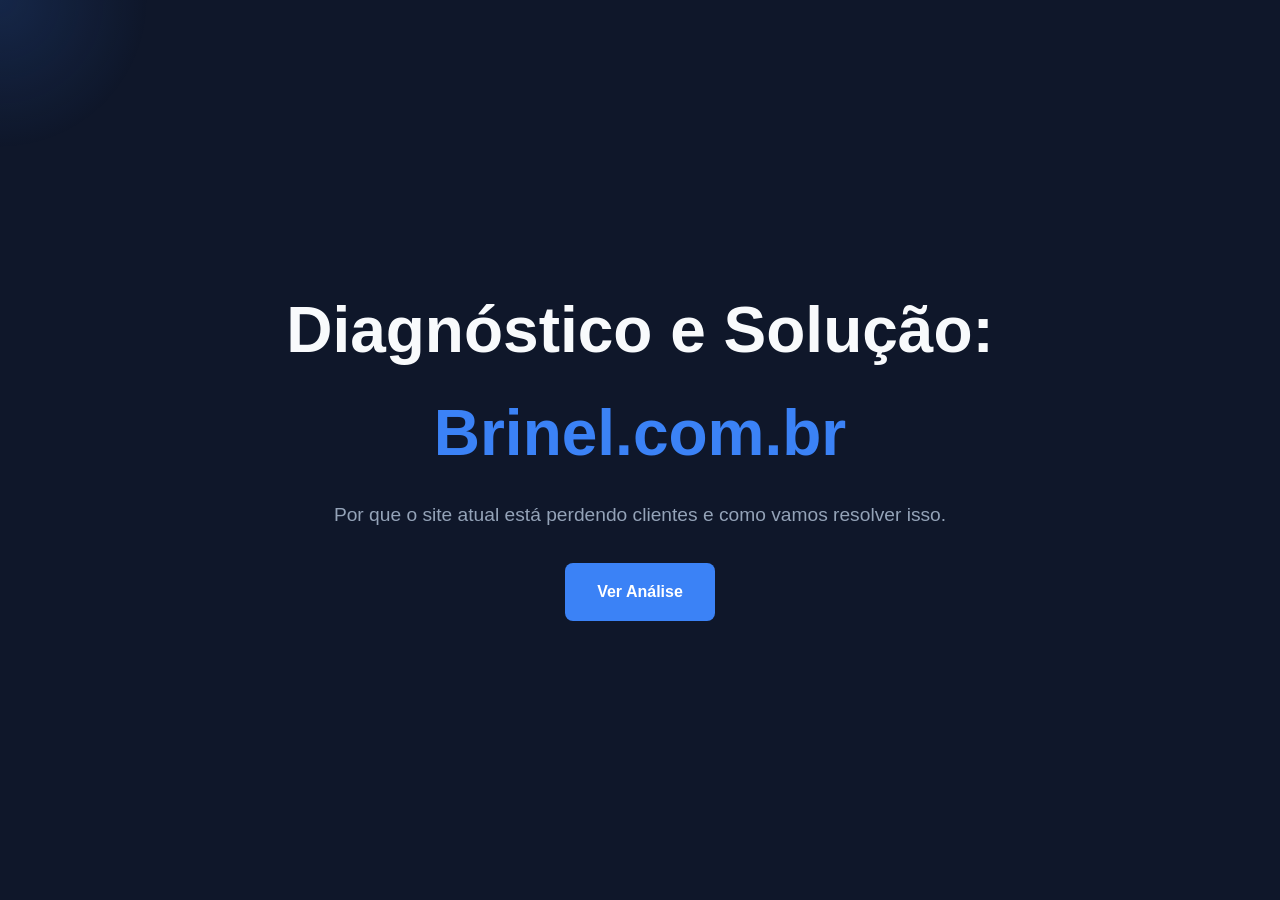
<file: index.html>
<!DOCTYPE html>
<html lang="pt-BR">
<head>
    <meta charset="UTF-8">
    <meta name="viewport" content="width=device-width, initial-scale=1.0">
    <title>Estudo de Redesign - Brinel</title>
    
    <link rel="stylesheet" href="css/style.css">
</head>
<body>
    <div id="cursor-glow"></div>
    <header class="hero" id="inicio">
        <div class="container">
            <h1>Diagnóstico e Solução: <span>Brinel.com.br</span></h1>
            <p>Por que o site atual está perdendo clientes e como vamos resolver isso.</p>
            <a href="analise.html" class="btn-scroll">Ver Análise</a>
        </div>
    </header>

    <script src="js/main.js" defer></script>
</body>
</html>
</file>
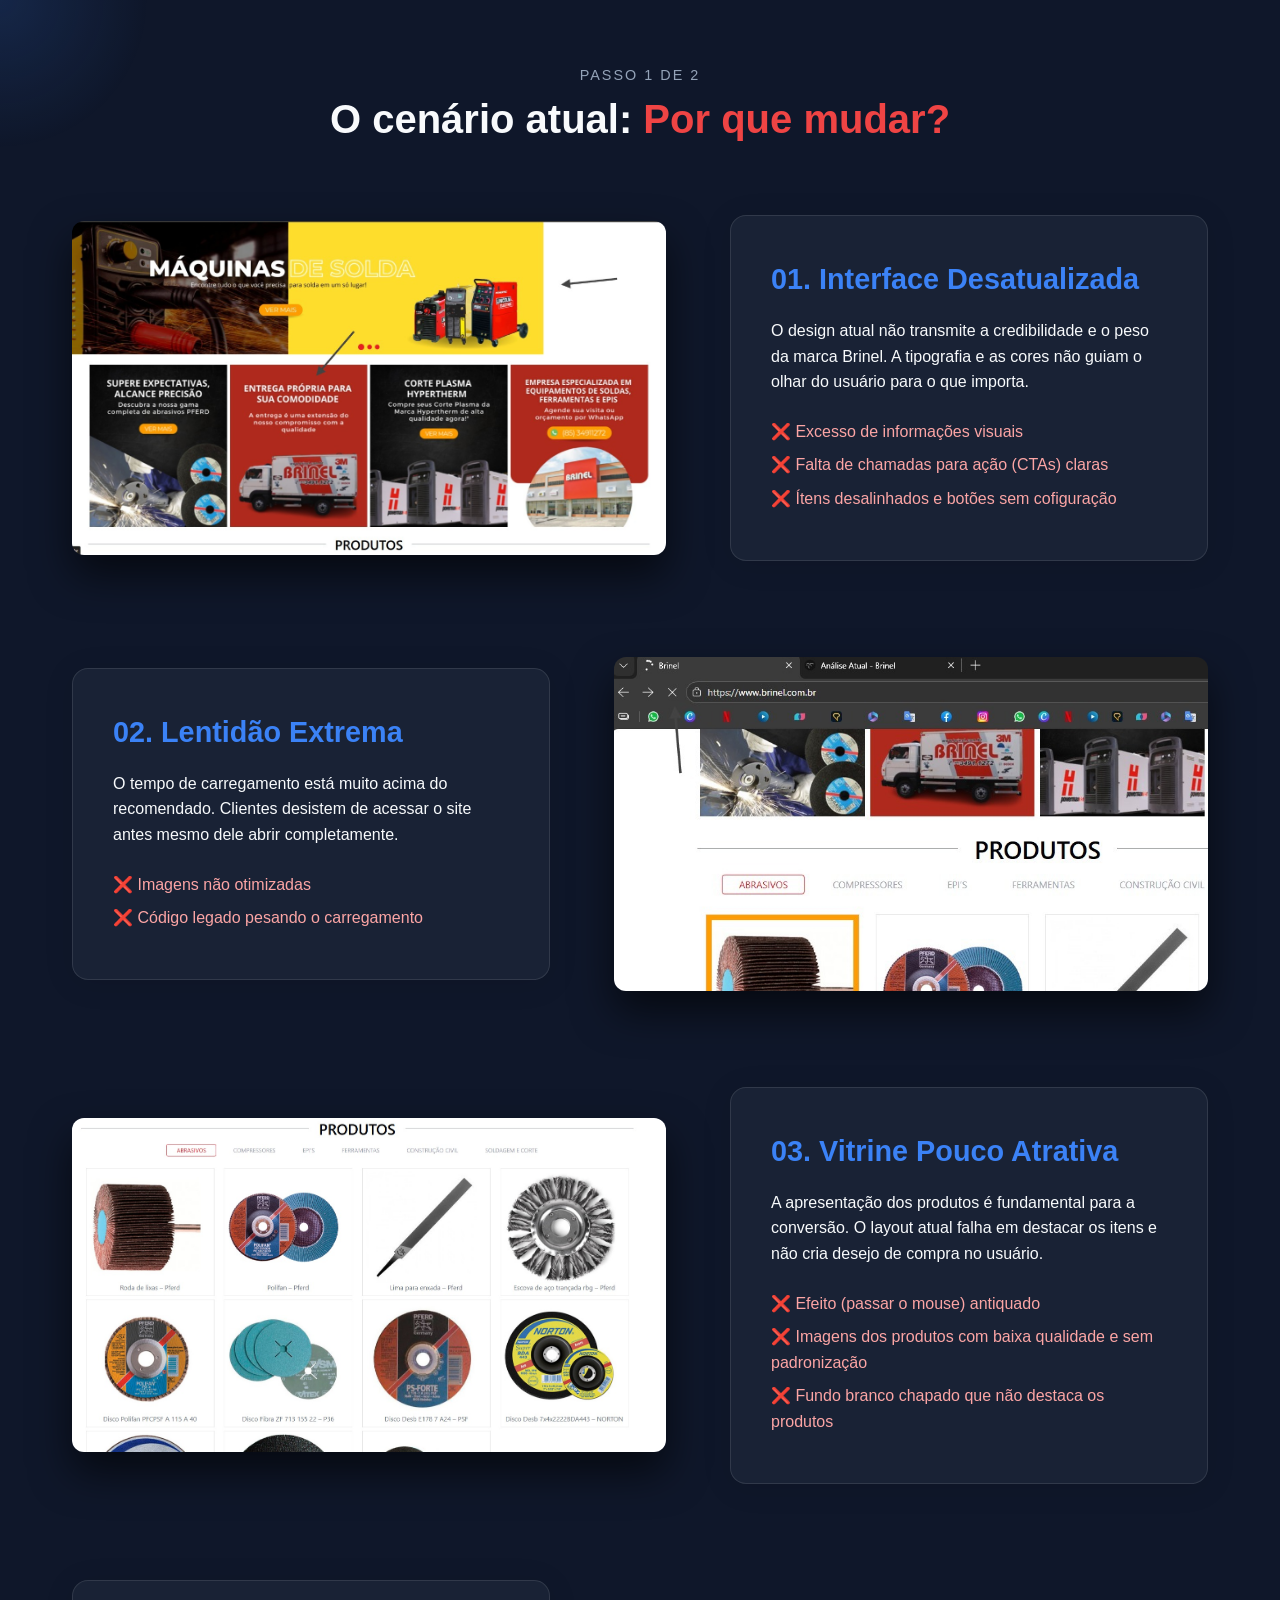
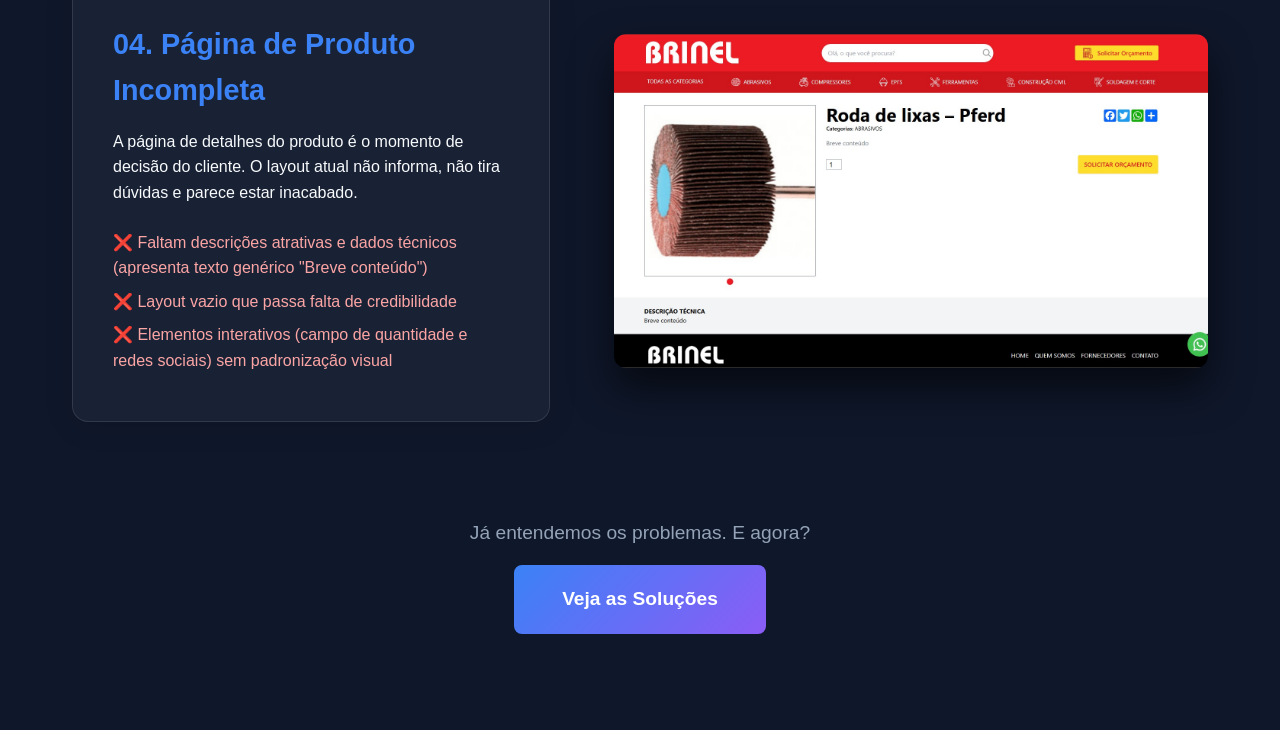
<file: analise.html>
<!DOCTYPE html>
<html lang="pt-BR">
<head>
    <meta charset="UTF-8">
    <meta name="viewport" content="width=device-width, initial-scale=1.0">
    <title>Análise Atual - Brinel</title>
    <link rel="stylesheet" href="css/style.css">
</head>
<body class="page-transition"> 
    <div id="cursor-glow"></div>

    <div class="container page-header hidden">
        <p class="subtitle">Passo 1 de 2</p>
        <h2>O cenário atual: <span>Por que mudar?</span></h2>
    </div>

    <main class="container">
        <section class="analysis-row hidden">
            <div class="analysis-img">
                <img src="imgs/desatualizado.jpeg" alt="Print do design atual">
                <div class="img-glow"></div> </div>
            <div class="analysis-text glass-card">
                <h3>01. Interface Desatualizada</h3>
                <p>O design atual não transmite a credibilidade e o peso da marca Brinel. A tipografia e as cores não guiam o olhar do usuário para o que importa.</p>
                <ul class="bad-points">
                    <li>❌ Excesso de informações visuais</li>
                    <li>❌ Falta de chamadas para ação (CTAs) claras</li>
                    <li>❌ Ítens desalinhados e botões sem cofiguração</li>
                </ul>
            </div>
        </section>

        <section class="analysis-row reverse hidden">
            <div class="analysis-img">
                <img src="imgs/lento.jpeg" alt="Print de lentidão">
            </div>
            <div class="analysis-text glass-card">
                <h3>02. Lentidão Extrema</h3>
                <p>O tempo de carregamento está muito acima do recomendado. Clientes desistem de acessar o site antes mesmo dele abrir completamente.</p>
                <ul class="bad-points">
                    <li>❌ Imagens não otimizadas</li>
                    <li>❌ Código legado pesando o carregamento</li>
                </ul>
            </div>
        </section>

        <section class="analysis-row hidden">
            <div class="analysis-img">
                <img src="imgs/produtos.jpeg" alt="Print da seção de produtos">
            </div>
            <div class="analysis-text glass-card">
                <h3>03. Vitrine Pouco Atrativa</h3>
                <p>A apresentação dos produtos é fundamental para a conversão. O layout atual falha em destacar os itens e não cria desejo de compra no usuário.</p>
                <ul class="bad-points">
                    <li>❌ Efeito (passar o mouse) antiquado</li>
                    <li>❌ Imagens dos produtos com baixa qualidade e sem padronização</li>
                    <li>❌ Fundo branco chapado que não destaca os produtos</li>
                </ul>
            </div>
        </section>

        <section class="analysis-row reverse hidden">
            <div class="analysis-img">
                <img src="imgs/paginaprodutos.jpeg" alt="Print da página interna do produto">
            </div>
            <div class="analysis-text glass-card">
                <h3>04. Página de Produto Incompleta</h3>
                <p>A página de detalhes do produto é o momento de decisão do cliente. O layout atual não informa, não tira dúvidas e parece estar inacabado.</p>
                <ul class="bad-points">
                    <li>❌ Faltam descrições atrativas e dados técnicos (apresenta texto genérico "Breve conteúdo")</li>
                    <li>❌ Layout vazio que passa falta de credibilidade</li>
                    <li>❌ Elementos interativos (campo de quantidade e redes sociais) sem padronização visual</li>
                </ul>
            </div>
        </section>

        <div class="next-step-container hidden">
            <p>Já entendemos os problemas. E agora?</p>
            <a href="solucoes.html" class="btn-scroll btn-large">Veja as Soluções</a>
        </div>
    </main>

    <script src="js/main.js" defer></script>
</body>
</html>
</file>
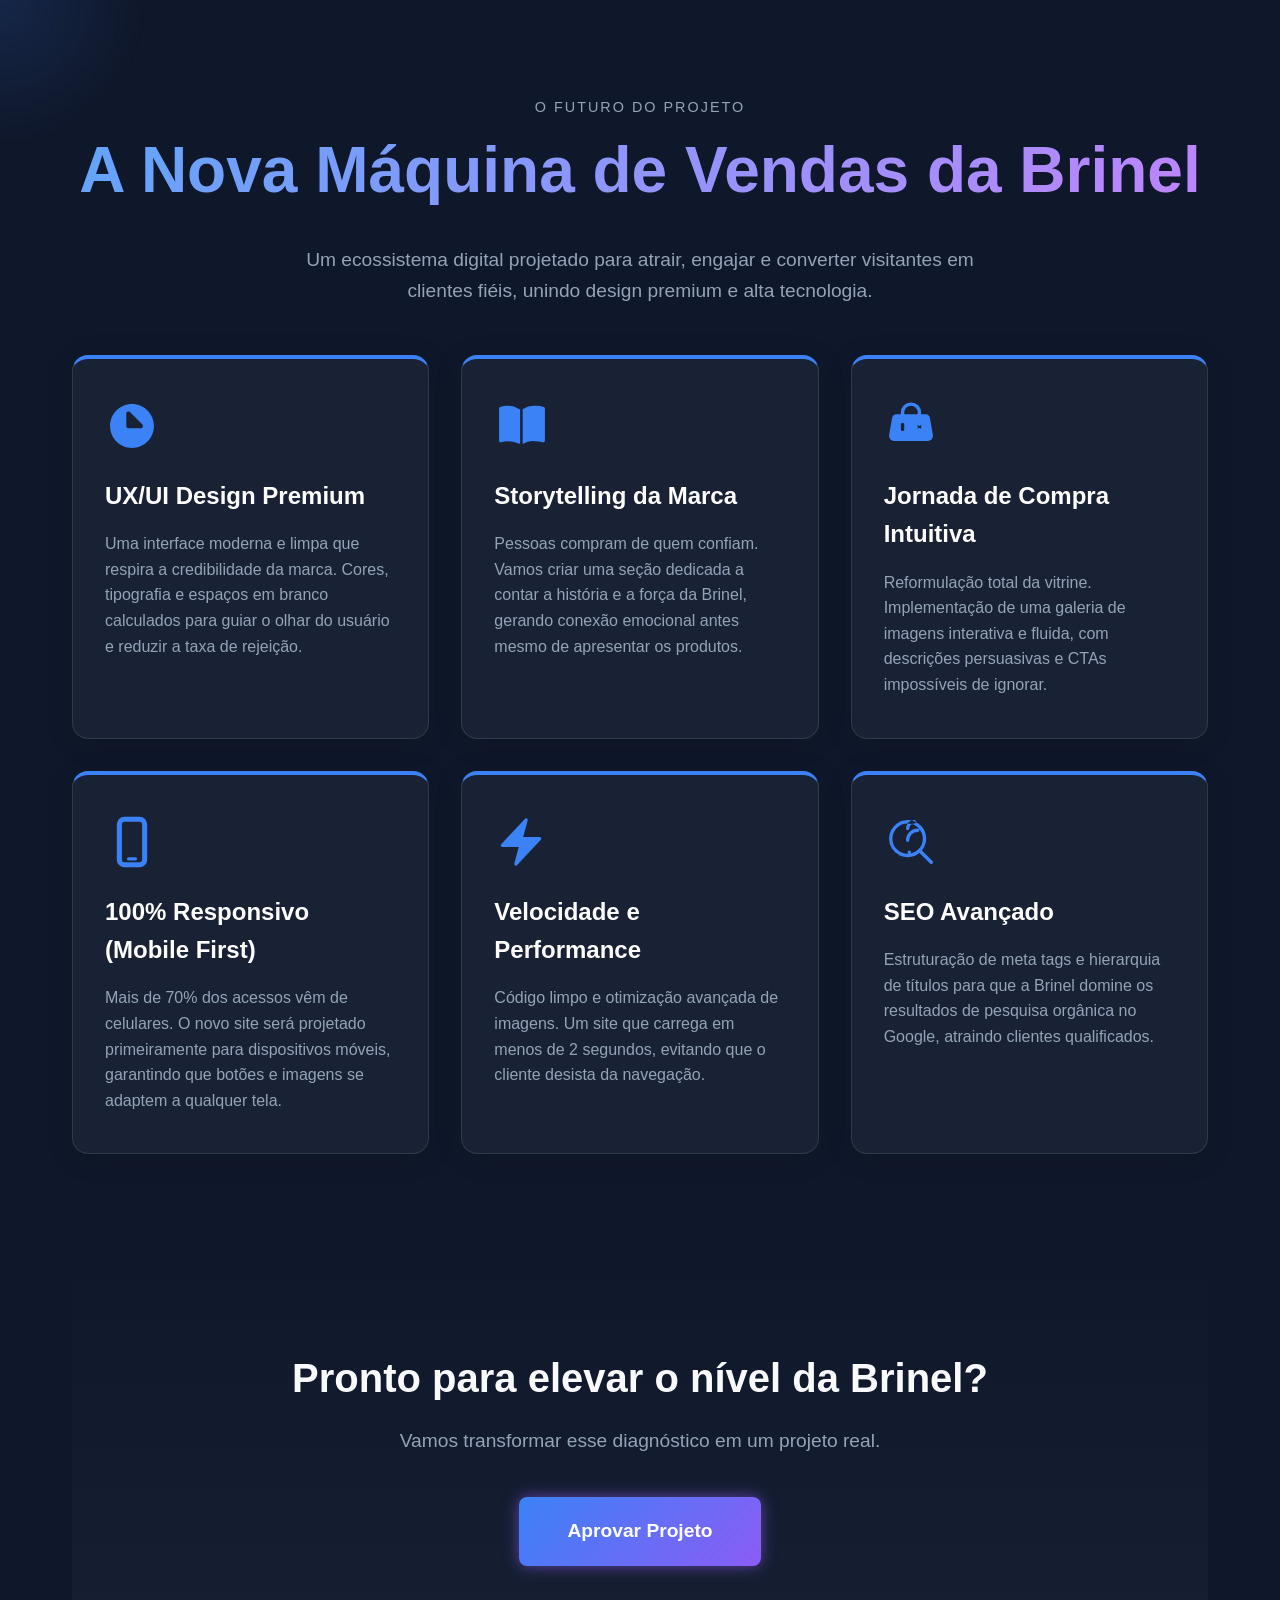
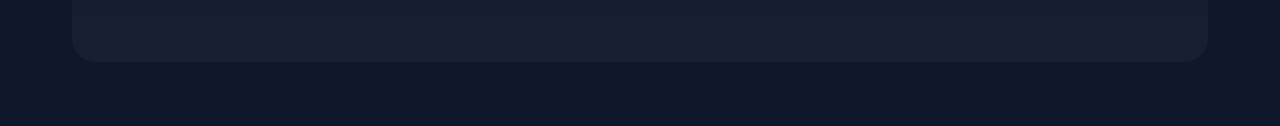
<file: solucoes.html>
<!DOCTYPE html>
<html lang="pt-BR">
<head>
    <meta charset="UTF-8">
    <meta name="viewport" content="width=device-width, initial-scale=1.0">
    <title>A Solução - Brinel</title>
    <link rel="stylesheet" href="css/style.css">
</head>
<body class="page-transition">
    <div id="cursor-glow"></div>

    <header class="hero-solucoes hidden">
        <div class="container text-center">
            <p class="subtitle">O Futuro do Projeto</p>
            <h1 class="text-gradient">A Nova Máquina de Vendas da Brinel</h1>
            <p class="hero-description">Um ecossistema digital projetado para atrair, engajar e converter visitantes em clientes fiéis, unindo design premium e alta tecnologia.</p>
        </div>
    </header>

    <main class="container">
        <div class="solutions-grid">

            <div class="solution-card glass-card hidden">
                <div class="icon">
                    <svg xmlns="http://www.w3.org/2000/svg" viewBox="0 0 24 24" fill="currentColor"><path fill-rule="evenodd" d="M2.25 12c0-5.385 4.365-9.75 9.75-9.75s9.75 4.365 9.75 9.75-4.365 9.75-9.75 9.75S2.25 17.385 2.25 12zm14.024-.983a1.125 1.125 0 010 1.966h-5.697a1.125 1.125 0 01-1.125-1.125v-5.697a1.125 1.125 0 011.966 0l4.856 4.856z" clip-rule="evenodd" /></svg>
                </div>
                <h3>UX/UI Design Premium</h3>
                <p>Uma interface moderna e limpa que respira a credibilidade da marca. Cores, tipografia e espaços em branco calculados para guiar o olhar do usuário e reduzir a taxa de rejeição.</p>
            </div>

            <div class="solution-card glass-card hidden">
                <div class="icon">
                    <svg xmlns="http://www.w3.org/2000/svg" viewBox="0 0 24 24" fill="currentColor"><path d="M11.25 4.533A9.707 9.707 0 006 3a9.735 9.735 0 00-3.25.555.75.75 0 00-.5.707v14.25a.75.75 0 001 .707A8.237 8.237 0 016 18.75c1.99 0 3.89.466 5.625 1.298V4.533zM12.75 20.048a8.237 8.237 0 015.625-1.298c1.147 0 2.255.155 3.25.437a.75.75 0 001-.707V4.262a.75.75 0 00-.5-.707A9.735 9.735 0 0018 3a9.707 9.707 0 00-5.25 1.533v15.515z" /></svg>
                </div>
                <h3>Storytelling da Marca</h3>
                <p>Pessoas compram de quem confiam. Vamos criar uma seção dedicada a contar a história e a força da Brinel, gerando conexão emocional antes mesmo de apresentar os produtos.</p>
            </div>

            <div class="solution-card glass-card hidden">
                <div class="icon">
                    <svg xmlns="http://www.w3.org/2000/svg" viewBox="0 0 24 24" fill="currentColor"><path fill-rule="evenodd" d="M7.5 6v.75H5.513c-.96 0-1.764.724-1.926 1.661l-1.323 7.641a2.25 2.25 0 002.227 2.589h15.018a2.25 2.25 0 002.227-2.589l-1.323-7.641a1.992 1.992 0 00-1.926-1.661H16.5V6a4.5 4.5 0 10-9 0zM12 3a3 3 0 00-3 3v.75h6V6a3 3 0 00-3-3zm-3 8.25a.75.75 0 10-1.5 0v2.25a.75.75 0 001.5 0v-2.25zm7.5 0a.75.75 0 11-1.5 0v2.25a.75.75 0 011.5 0v-2.25z" clip-rule="evenodd" /></svg>
                </div>
                <h3>Jornada de Compra Intuitiva</h3>
                <p>Reformulação total da vitrine. Implementação de uma galeria de imagens interativa e fluida, com descrições persuasivas e CTAs impossíveis de ignorar.</p>
            </div>

            <div class="solution-card glass-card hidden">
                <div class="icon">
                    <svg xmlns="http://www.w3.org/2000/svg" viewBox="0 0 24 24" fill="currentColor"><path d="M10.5 18.75a.75.75 0 000 1.5h3a.75.75 0 000-1.5h-3z" /><path fill-rule="evenodd" d="M8.625.75A3.375 3.375 0 005.25 4.125v15.75a3.375 3.375 0 003.375 3.375h6.75a3.375 3.375 0 003.375-3.375V4.125A3.375 3.375 0 0015.375.75h-6.75zM7.5 4.125c0-.621.504-1.125 1.125-1.125h6.75c.621 0 1.125.504 1.125 1.125v15.75c0 .621-.504 1.125-1.125 1.125h-6.75a1.125 1.125 0 01-1.125-1.125V4.125z" clip-rule="evenodd" /></svg>
                </div>
                <h3>100% Responsivo (Mobile First)</h3>
                <p>Mais de 70% dos acessos vêm de celulares. O novo site será projetado primeiramente para dispositivos móveis, garantindo que botões e imagens se adaptem a qualquer tela.</p>
            </div>

            <div class="solution-card glass-card hidden">
                <div class="icon">
                    <svg xmlns="http://www.w3.org/2000/svg" viewBox="0 0 24 24" fill="currentColor"><path fill-rule="evenodd" d="M14.615 1.595a.75.75 0 01.359.852L12.982 9.75h7.268a.75.75 0 01.548 1.262l-10.5 11.25a.75.75 0 01-1.272-.71l1.992-7.302H3.75a.75.75 0 01-.548-1.262l10.5-11.25a.75.75 0 01.913-.143z" clip-rule="evenodd" /></svg>
                </div>
                <h3>Velocidade e Performance</h3>
                <p>Código limpo e otimização avançada de imagens. Um site que carrega em menos de 2 segundos, evitando que o cliente desista da navegação.</p>
            </div>

            <div class="solution-card glass-card hidden">
                <div class="icon">
                    <svg xmlns="http://www.w3.org/2000/svg" viewBox="0 0 24 24" fill="currentColor"><path fill-rule="evenodd" d="M10.5 3.75a6.75 6.75 0 100 13.5 6.75 6.75 0 000-13.5zM2.25 10.5a8.25 8.25 0 1114.59 5.28l4.69 4.69a.75.75 0 11-1.06 1.06l-4.69-4.69A8.25 8.25 0 012.25 10.5zm8.25-3.75a.75.75 0 00.75-.75 2.25 2.25 0 012.25-2.25.75.75 0 000-1.5 3.75 3.75 0 00-3.75 3.75.75.75 0 00.75.75zM10.5 12a.75.75 0 00.75-.75 3.75 3.75 0 013.75-3.75.75.75 0 000-1.5 5.25 5.25 0 00-5.25 5.25.75.75 0 00.75.75zM12 16.5a.75.75 0 01-1.5 0c0-.414.336-.75.75-.75s.75.336.75.75z" clip-rule="evenodd" /></svg>
                </div>
                <h3>SEO Avançado</h3>
                <p>Estruturação de meta tags e hierarquia de títulos para que a Brinel domine os resultados de pesquisa orgânica no Google, atraindo clientes qualificados.</p>
            </div>

        </div>

        <div class="cta-final hidden">
            <h2>Pronto para elevar o nível da Brinel?</h2>
            <p>Vamos transformar esse diagnóstico em um projeto real.</p>
            <a href="https://wa.me/5585981311975?text=Ol%C3%A1%21%20Terminei%20de%20ver%20a%20apresenta%C3%A7%C3%A3o%20com%20o%20estudo%20de%20caso%20para%20o%20novo%20site%20da%20Brinel.%20Fiquei%20interessado%20nas%20solu%C3%A7%C3%B5es%20e%20gostaria%20de%20conversar%20sobre%20os%20pr%C3%B3ximos%20passos%20para%20iniciarmos%20o%20projeto%21" target="_blank" class="btn-scroll btn-large btn-glow">Aprovar Projeto</a>
        </div>
    </main>

    <script src="js/main.js" defer></script>
</body>
</html>
</file>
<file: css/style.css>
/* ==========================================
   Variáveis e Reset
   ========================================== */
:root {
    --bg-dark: #0f172a;       /* Fundo principal escuro */
    --bg-card: #1e293b;       /* Fundo das seções/cards */
    --text-main: #f8fafc;     /* Texto claro */
    --text-muted: #94a3b8;    /* Texto de apoio */
    --accent: #3b82f6;        /* Cor de destaque (Azul moderno) */
}

* {
    margin: 0;
    padding: 0;
    box-sizing: border-box;
}

body {
    font-family: 'Inter', -apple-system, BlinkMacSystemFont, "Segoe UI", Roboto, sans-serif;
    background-color: var(--bg-dark);
    color: var(--text-main);
    line-height: 1.6;
    overflow-x: hidden; /* Evita rolagem horizontal indesejada */
}

/* ==========================================
   Classes Utilitárias e Estrutura
   ========================================== */
.container {
    max-width: 1200px;
    margin: 0 auto;
    padding: 0 2rem;
}

/* ==========================================
   Seção Hero (Capa)
   ========================================== */
.hero {
    height: 100vh; /* Ocupa 100% da altura da tela */
    display: flex;
    align-items: center;
    justify-content: center;
    text-align: center;
}

.hero h1 {
    font-size: clamp(2.5rem, 5vw, 4rem); /* Responsivo por padrão */
    margin-bottom: 1rem;
}

.hero h1 span {
    color: var(--accent);
}

.hero p {
    font-size: 1.2rem;
    color: var(--text-muted);
    margin-bottom: 2rem;
}

/* Botão provisório */
.btn-scroll {
    display: inline-block;
    padding: 1rem 2rem;
    background-color: var(--accent);
    color: #fff;
    text-decoration: none;
    border-radius: 8px;
    font-weight: bold;
    transition: background-color 0.3s ease;
}

.btn-scroll:hover {
    background-color: #2563eb;
}

#cursor-glow {
    position: fixed;
    top: 0;
    left: 0;
    width: 300px;
    height: 300px;
    background: radial-gradient(circle, rgba(59, 130, 246, 0.15) 0%, transparent 70%);
    border-radius: 50%;
    pointer-events: none; /* Para não atrapalhar os cliques */
    transform: translate(-50%, -50%); /* Centraliza no mouse */
    z-index: 0; /* Fica atrás de tudo */
    transition: top 0.1s ease, left 0.1s ease;
}

/* Garante que o conteúdo fique na frente do brilho */
.hero .container {
    position: relative;
    z-index: 10;
}









/* ==========================================
   Página de Análise (Layout e Efeitos)
   ========================================== */
.page-header {
    text-align: center;
    margin: 4rem auto;
}
.page-header h2 { font-size: 2.5rem; }
.page-header span { color: #ef4444; } /* Vermelho para problemas */
.subtitle { color: var(--text-muted); font-size: 0.9rem; text-transform: uppercase; letter-spacing: 2px; }

/* Layout Ziguezague */
.analysis-row {
    display: flex;
    align-items: center;
    gap: 4rem;
    margin-bottom: 6rem;
}

.analysis-row.reverse {
    flex-direction: row-reverse;
}

.analysis-img {
    position: relative; 
    display: flex;
    flex: 1.5; 
}

.analysis-img img {
    width: 100%;
    aspect-ratio: 16 / 9;
    object-fit: cover;
    object-position: top;
    border-radius: 12px;
    box-shadow: 0 20px 40px rgba(0,0,0,0.6);
    position: relative;
    z-index: 2;
    transition: transform 0.3s ease;
}
.analysis-img img:hover { transform: scale(1.02); }

.analysis-text {
    /* O texto mantém a proporção base de 1 */
    flex: 1;
}

/* Efeito Glassmorphism (Vidro) */
.glass-card {
    background: rgba(30, 41, 59, 0.7);
    backdrop-filter: blur(10px);
    -webkit-backdrop-filter: blur(10px);
    border: 1px solid rgba(255, 255, 255, 0.1);
    padding: 2.5rem;
    border-radius: 16px;
    box-shadow: 0 4px 30px rgba(0, 0, 0, 0.1);
}

.glass-card h3 {
    color: var(--accent);
    margin-bottom: 1rem;
    font-size: 1.8rem;
}

.bad-points { list-style: none; margin-top: 1.5rem; }
.bad-points li { margin-bottom: 0.5rem; color: #fca5a5; }

/* Botão Próxima Página */
.next-step-container { text-align: center; margin: 6rem 0; }
.next-step-container p { margin-bottom: 1rem; font-size: 1.2rem; color: var(--text-muted); }
.btn-large { font-size: 1.2rem; padding: 1.2rem 3rem; background: linear-gradient(135deg, var(--accent), #8b5cf6); border: none; }
.btn-large:hover { box-shadow: 0 0 20px rgba(139, 92, 246, 0.5); transform: translateY(-3px); }

/* Classes para Animação JS */
.hidden { opacity: 0; transform: translateY(50px); transition: all 0.8s ease-out; }
.show { opacity: 1; transform: translateY(0); }

/* Responsivo para Mobile */
@media (max-width: 768px) {
    .analysis-row, .analysis-row.reverse { flex-direction: column; gap: 2rem; }
    .glass-card { padding: 1.5rem; }
}




/* ==========================================
   Página de Soluções (Grid e Efeitos)
   ========================================== */

/* Header Específico */
.hero-solucoes {
    padding: 6rem 0 3rem;
}
.text-center { text-align: center; }
.hero-description {
    max-width: 700px;
    margin: 1.5rem auto 0;
    font-size: 1.2rem;
    color: var(--text-muted);
}

/* Texto com Gradiente Moderno */
.text-gradient {
    font-size: clamp(2.5rem, 5vw, 4rem);
    background: linear-gradient(135deg, #60a5fa, #c084fc);
    -webkit-background-clip: text;
    -webkit-text-fill-color: transparent;
    margin-bottom: 0.5rem;
}

/* Grid de Cards */
.solutions-grid {
    display: grid;
    /* Cria colunas responsivas automaticamente (mínimo 300px, máximo 1 fração do espaço) */
    grid-template-columns: repeat(auto-fit, minmax(320px, 1fr));
    gap: 2rem;
    margin-bottom: 6rem;
}

/* Estilização do Card de Solução */
.solution-card {
    padding: 2.5rem 2rem;
    border-top: 4px solid var(--accent); /* Linha colorida no topo do card */
    transition: transform 0.4s ease, box-shadow 0.4s ease;
    display: flex;
    flex-direction: column;
}

.solution-card:hover {
    transform: translateY(-10px); /* Faz o card flutuar para cima */
    box-shadow: 0 20px 40px rgba(59, 130, 246, 0.2); /* Brilho azulado */
    border-top-color: #c084fc; /* Muda a cor da borda ao passar o mouse */
}

.solution-card .icon {
    width: 54px;
    height: 54px;
    margin-bottom: 1.5rem;
    color: var(--accent);
    display: flex;
    align-items: center;
}

.solution-card .icon svg {
    width: 100%;
    height: 100%;
    fill: currentColor;
}

.solution-card h3 {
    font-size: 1.5rem;
    color: #fff;
    margin-bottom: 1rem;
}

.solution-card p {
    color: var(--text-muted);
    font-size: 1rem;
    flex-grow: 1; /* Faz com que os textos preencham o espaço uniformemente */
}

/* Call to Action Final */
.cta-final {
    text-align: center;
    padding: 6rem 2rem;
    background: linear-gradient(to bottom, transparent, rgba(30, 41, 59, 0.5));
    border-radius: 24px;
    margin-bottom: 4rem;
}

.cta-final h2 {
    font-size: 2.5rem;
    margin-bottom: 1rem;
}

.cta-final p {
    color: var(--text-muted);
    font-size: 1.2rem;
    margin-bottom: 2.5rem;
}

/* Botão com efeito de Brilho (Glow) */
.btn-glow {
    position: relative;
    box-shadow: 0 0 15px rgba(139, 92, 246, 0.6);
}
.btn-glow:hover {
    box-shadow: 0 0 30px rgba(139, 92, 246, 0.8), 0 0 60px rgba(139, 92, 246, 0.4);
}
</file>
